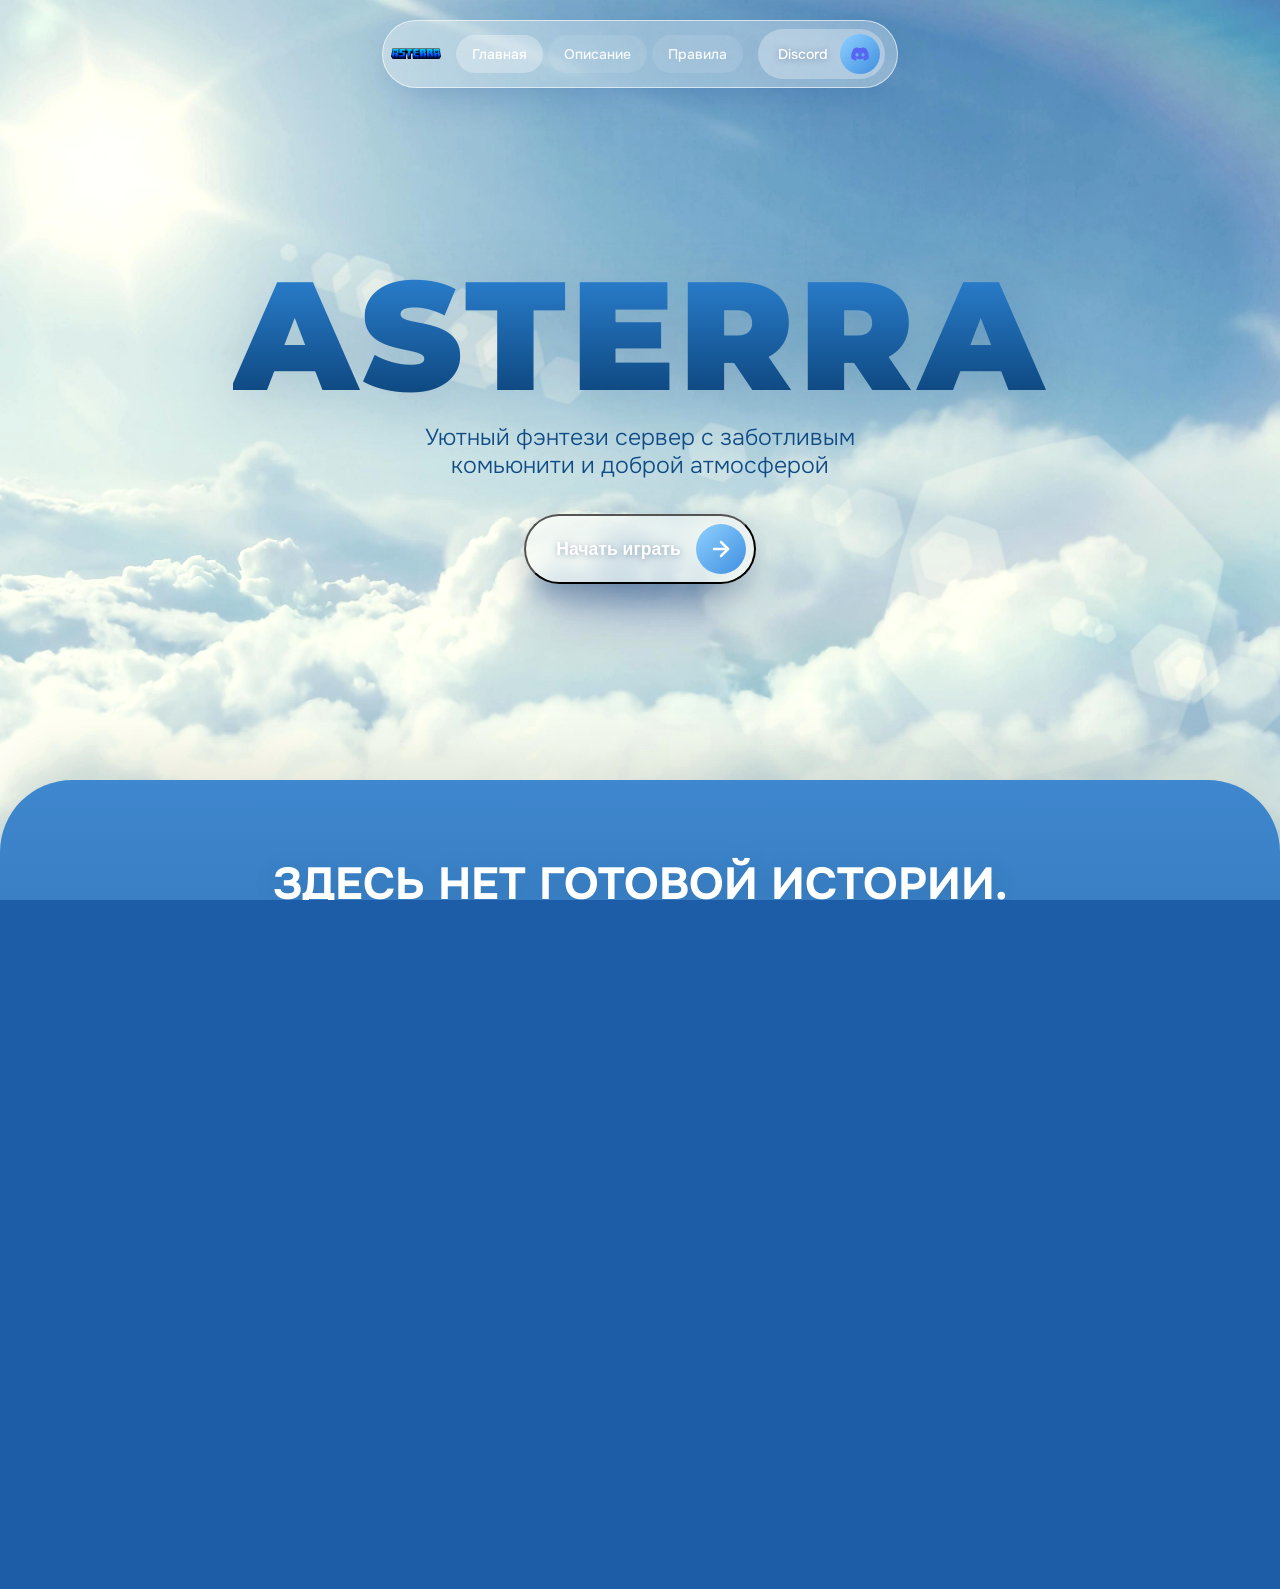
<file: index.html>
<!DOCTYPE html>
<html lang="ru">
<head>
    <meta charset="UTF-8">
    <meta name="viewport" content="width=device-width, initial-scale=1.0">
    <title>Asterra — ванильный Minecraft-проект</title>
    <link rel="preconnect" href="https://fonts.googleapis.com">
    <link rel="preconnect" href="https://fonts.gstatic.com" crossorigin>
    <link href="https://fonts.googleapis.com/css2?family=Onest:wght@400;500;600&family=Montserrat:wght@700;800;900&display=swap" rel="stylesheet">
    <link rel="stylesheet" href="style.css">
</head>
<body>

    <header>
        <div class="nav-container glass">
            <a href="index.html" class="logo-wrapper">
                <img src="images/logo.png" alt="Asterra" class="logo-img">
            </a>
            <nav class="nav-links">
                <a href="index.html" class="nav-link active">Главная</a>
                <a href="description.html" class="nav-link">Описание</a>
                <a href="rules.html" class="nav-link">Правила</a>
            </nav>
            <a href="https://discord.gg/XweX99nHAn" class="discord-btn">
                <span>Discord</span>
                <div class="icon">
                    <img src="images/dc-icon.svg" alt="DC" class="icon-img">
                </div>
            </a>
        </div>
    </header>

    <main>
        <section class="hero">
            <div class="hero-bg" style="background-image: url('images/hero-bg.jpg');"></div>
            
            <div class="hero-content">
                <h1 class="main-title">Asterra</h1>
                <p class="subtitle">Уютный фэнтези сервер с заботливым<br>комьюнити и доброй атмосферой</p>
                
                <button class="cta-button" onclick="copyIP()">
                    Начать играть
                    <div class="icon">
                        <svg width="24" height="24" viewBox="0 0 24 24" fill="none" stroke="currentColor" stroke-width="2.5" stroke-linecap="round" stroke-linejoin="round">
                            <path d="M5 12h14"></path>
                            <path d="m12 5 7 7-7 7"></path>
                        </svg>
                    </div>
                </button>
            </div>
        </section>

        <section class="features" id="features-section">
            <h2 class="features-title">Здесь нет готовой истории.<br>Ты сам создаёшь свой путь.</h2>
            <div class="features-grid">
                <div class="feature-card">
                    <div class="feature-number">1</div>
                    <h3 class="feature-title">Стабильность</h3>
                    <p class="feature-desc">Мощный хостинг, стабильные TPS и низкий пинг - игра идёт плавно, без лагов и просадок.</p>
                </div>
                <div class="feature-card">
                    <div class="feature-number">2</div>
                    <h3 class="feature-title">Свобода выбора</h3>
                    <p class="feature-desc">Ты сам решаешь, кем стать. Торговля, войны, приключения, политика - ты выбираешь свой путь. Астерра даёт тебе мир, а историю создаёшь ты сам.</p>
                </div>
            </div>
        </section>
    </main>

    <footer class="sticky-footer">
        <div class="footer-content">
            <a href="index.html" class="footer-logo">
                <img src="images/logo.png" alt="Asterra" class="footer-logo-img">
                <span>Asterra</span>
            </a>
            <nav class="footer-nav">
                <a href="index.html">Главная</a>
                <a href="description.html">Описание</a>
                <a href="rules.html">Правила</a>
            </nav>
            <div class="footer-socials">
                <a href="https://discord.gg/XweX99nHAn" class="social-icon">
                    <img src="images/dc-icon.svg" alt="Discord">
                </a>
                <a href="https://t.me/imtrensi" class="social-icon">
                    <img src="images/tg-icon.svg" alt="Telegram">
                </a>
            </div>
        </div>
        <div class="copyright">
            © 2026 Asterra. Не связано с Mojang AB.
        </div>
    </footer>

    <script src="script.js"></script>
</body>
</html>
</file>
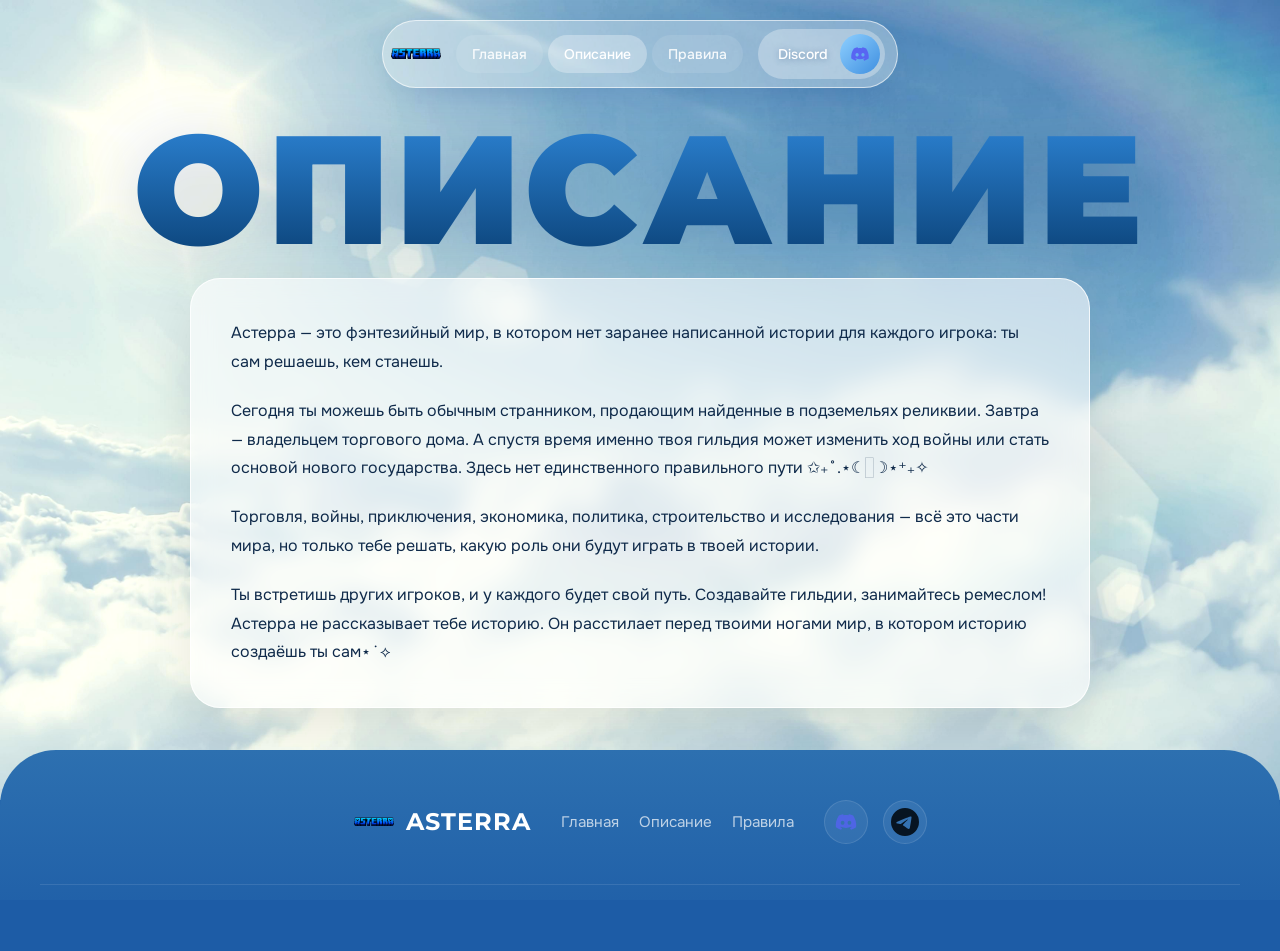
<file: description.html>
<!DOCTYPE html>
<html lang="ru">
<head>
    <meta charset="UTF-8">
    <meta name="viewport" content="width=device-width, initial-scale=1.0">
    <title>Описание мира — Asterra</title>
    <link rel="preconnect" href="https://fonts.googleapis.com">
    <link rel="preconnect" href="https://fonts.gstatic.com" crossorigin>
    <link href="https://fonts.googleapis.com/css2?family=Onest:wght@400;500;600&family=Montserrat:wght@700;800;900&display=swap" rel="stylesheet">
    <link rel="stylesheet" href="style.css">
</head>
<body>

    <header>
        <div class="nav-container glass">
            <a href="index.html" class="logo-wrapper">
                <img src="images/logo.png" alt="Asterra" class="logo-img">
            </a>
            <nav class="nav-links">
                <a href="index.html" class="nav-link">Главная</a>
                <a href="description.html" class="nav-link active">Описание</a>
                <a href="rules.html" class="nav-link">Правила</a>
            </nav>
            <a href="https://discord.gg/XweX99nHAn" class="discord-btn">
                <span>Discord</span>
                <div class="icon">
                    <img src="images/dc-icon.svg" alt="DC" class="icon-img">
                </div>
            </a>
        </div>
    </header>

    <main>
        <section id="description" class="hero section-block">
            <div class="hero-bg" style="background-image: url('images/hero-bg.jpg');"></div>
            <div class="hero-content">
                <h1 class="main-title">Описание</h1>
                
                <div class="description-text-block">
                    <p>Астерра — это фэнтезийный мир, в котором нет заранее написанной истории для каждого игрока: ты сам решаешь, кем станешь.</p>
                    <p>Сегодня ты можешь быть обычным странником, продающим найденные в подземельях реликвии. Завтра — владельцем торгового дома. А спустя время именно твоя гильдия может изменить ход войны или стать основой нового государства. Здесь нет единственного правильного пути ✩₊˚.⋆☾𓃦☽⋆⁺₊✧</p>
                    <p>Торговля, войны, приключения, экономика, политика, строительство и исследования — всё это части мира, но только тебе решать, какую роль они будут играть в твоей истории.</p>
                    <p>Ты встретишь других игроков, и у каждого будет свой путь. Создавайте гильдии, занимайтесь ремеслом! Астерра не рассказывает тебе историю. Он расстилает перед твоими ногами мир, в котором историю создаёшь ты сам⋆˙⟡</p>
                </div>
            </div>
        </section>
    </main>

    <footer class="sticky-footer">
        <div class="footer-content">
            <a href="index.html" class="footer-logo">
                <img src="images/logo.png" alt="Asterra" class="footer-logo-img">
                <span>Asterra</span>
            </a>
            <nav class="footer-nav">
                <a href="index.html">Главная</a>
                <a href="description.html">Описание</a>
                <a href="rules.html">Правила</a>
            </nav>
            <div class="footer-socials">
                <a href="https://discord.gg/XweX99nHAn" class="social-icon">
                    <img src="images/dc-icon.svg" alt="Discord">
                </a>
                <a href="https://t.me/imtrensi" class="social-icon">
                    <img src="images/tg-icon.svg" alt="Telegram">
                </a>
            </div>
        </div>
        <div class="copyright">
            © 2026 Asterra. Не связано с Mojang AB.
        </div>
    </footer>

    <script src="script.js"></script>
</body>
</html>
</file>
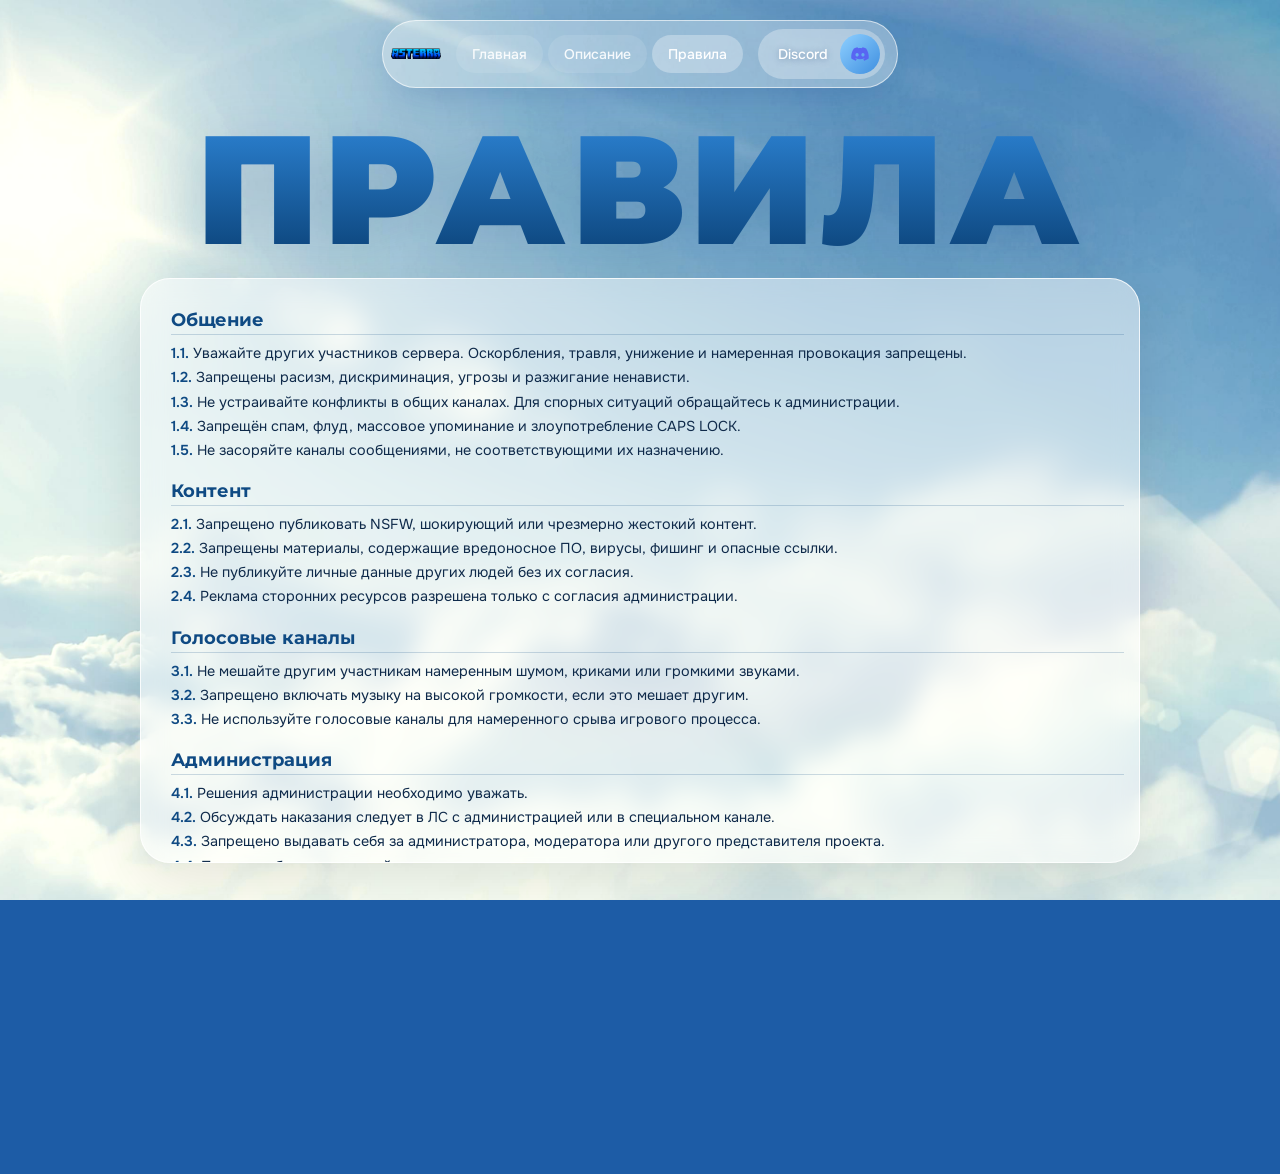
<file: rules.html>
<!DOCTYPE html>
<html lang="ru">
<head>
    <meta charset="UTF-8">
    <meta name="viewport" content="width=device-width, initial-scale=1.0">
    <title>Правила — Asterra</title>
    <link rel="preconnect" href="https://fonts.googleapis.com">
    <link rel="preconnect" href="https://fonts.gstatic.com" crossorigin>
    <link href="https://fonts.googleapis.com/css2?family=Onest:wght@400;500;600&family=Montserrat:wght@700;800;900&display=swap" rel="stylesheet">
    <link rel="stylesheet" href="style.css">
</head>
<body>

    <header>
        <div class="nav-container glass">
            <a href="index.html" class="logo-wrapper">
                <img src="images/logo.png" alt="Asterra" class="logo-img">
            </a>
            <nav class="nav-links">
                <a href="index.html" class="nav-link">Главная</a>
                <a href="description.html" class="nav-link">Описание</a>
                <a href="rules.html" class="nav-link active">Правила</a>
            </nav>
            <a href="https://discord.gg/XweX99nHAn" class="discord-btn">
                <span>Discord</span>
                <div class="icon">
                    <img src="images/dc-icon.svg" alt="DC" class="icon-img">
                </div>
            </a>
        </div>
    </header>

    <main>
        <section id="rules" class="hero section-block rules-page">
            <div class="hero-bg" style="background-image: url('images/hero-bg.jpg');"></div>
            <div class="hero-content">
                <h1 class="main-title">Правила</h1>

                <div class="rules-container glass">
                    
                    <div class="rules-category">
                        <h3>Общение</h3>
                        <ul>
                            <li><strong>1.1.</strong> Уважайте других участников сервера. Оскорбления, травля, унижение и намеренная провокация запрещены.</li>
                            <li><strong>1.2.</strong> Запрещены расизм, дискриминация, угрозы и разжигание ненависти.</li>
                            <li><strong>1.3.</strong> Не устраивайте конфликты в общих каналах. Для спорных ситуаций обращайтесь к администрации.</li>
                            <li><strong>1.4.</strong> Запрещён спам, флуд, массовое упоминание и злоупотребление CAPS LOCK.</li>
                            <li><strong>1.5.</strong> Не засоряйте каналы сообщениями, не соответствующими их назначению.</li>
                        </ul>
                    </div>

                    <div class="rules-category">
                        <h3>Контент</h3>
                        <ul>
                            <li><strong>2.1.</strong> Запрещено публиковать NSFW, шокирующий или чрезмерно жестокий контент.</li>
                            <li><strong>2.2.</strong> Запрещены материалы, содержащие вредоносное ПО, вирусы, фишинг и опасные ссылки.</li>
                            <li><strong>2.3.</strong> Не публикуйте личные данные других людей без их согласия.</li>
                            <li><strong>2.4.</strong> Реклама сторонних ресурсов разрешена только с согласия администрации.</li>
                        </ul>
                    </div>

                    <div class="rules-category">
                        <h3>Голосовые каналы</h3>
                        <ul>
                            <li><strong>3.1.</strong> Не мешайте другим участникам намеренным шумом, криками или громкими звуками.</li>
                            <li><strong>3.2.</strong> Запрещено включать музыку на высокой громкости, если это мешает другим.</li>
                            <li><strong>3.3.</strong> Не используйте голосовые каналы для намеренного срыва игрового процесса.</li>
                        </ul>
                    </div>

                    <div class="rules-category">
                        <h3>Администрация</h3>
                        <ul>
                            <li><strong>4.1.</strong> Решения администрации необходимо уважать.</li>
                            <li><strong>4.2.</strong> Обсуждать наказания следует в ЛС с администрацией или в специальном канале.</li>
                            <li><strong>4.3.</strong> Запрещено выдавать себя за администратора, модератора или другого представителя проекта.</li>
                            <li><strong>4.4.</strong> Попытки обхода наказаний через дополнительные аккаунты запрещены.</li>
                        </ul>
                    </div>

                    <div class="rules-category">
                        <h3>PvP</h3>
                        <ul>
                            <li><strong>5.1.</strong> PvP разрешено, если оно не используется для постоянного преследования или травли.</li>
                            <li><strong>5.2.</strong> Запрещено убивать игроков исключительно ради того, чтобы испортить им игру.</li>
                            <li><strong>5.3.</strong> Запрещено использовать безопасные зоны для обхода ограничений PvP.</li>
                            <li><strong>5.4.</strong> Запрещено намеренно заманивать игроков в ловушки, если это ведет к безвозвратной потере имущества.</li>
                        </ul>
                    </div>

                    <div class="rules-category">
                        <h3>Читы и стороннее ПО</h3>
                        <ul>
                            <li><strong>6.1.</strong> Использование читов, дающих преимущество, запрещено.</li>
                            <li><strong>6.2.</strong> Запрещены X-Ray, KillAura, Fly, Speed, AutoClicker и другие подобные средства.</li>
                            <li><strong>6.3.</strong> Запрещены моды с миникартой (Xaero's, JourneyMap, VoxelMap и т.д.).</li>
                            <li><strong>6.4.</strong> Разрешены моды, которые не дают преимущества и не нарушают работу сервера.</li>
                            <li><strong>6.5.</strong> Обход античита или других систем защиты запрещён.</li>
                        </ul>
                    </div>

                    <div class="rules-category">
                        <h3>Использование багов</h3>
                        <ul>
                            <li><strong>7.1.</strong> Запрещено намеренно использовать баги для получения предметов, денег или преимуществ.</li>
                            <li><strong>7.2.</strong> Найденные серьёзные баги необходимо сообщать администрации.</li>
                            <li><strong>7.3.</strong> Запрещено распространять информацию об уязвимостях.</li>
                            <li><strong>7.4.</strong> Предметы и ресурсы, полученные посредством бага, могут быть изъяты.</li>
                        </ul>
                    </div>

                    <div class="rules-category">
                        <h3>Гриферство</h3>
                        <ul>
                            <li><strong>8.1.</strong> Запрещено бессмысленное разрушение чужих построек.</li>
                            <li><strong>8.2.</strong> Запрещено уничтожать или портить чужое имущество ради развлечения.</li>
                            <li><strong>8.3.</strong> Запрещено заливать чужие территории водой, лавой или другими блоками.</li>
                            <li><strong>8.4.</strong> Запрещено создавать огромные конструкции для порчи территории.</li>
                        </ul>
                    </div>

                    <div class="rules-category">
                        <h3>Кражи и имущество</h3>
                        <ul>
                            <li><strong>9.1.</strong> Кража предметов у других игроков разрешена, только если это предусмотрено правилами сервера.</li>
                            <li><strong>9.2.</strong> Запрещено получать доступ к чужим территориям через баги.</li>
                            <li><strong>9.3.</strong> Запрещено уничтожать чужое имущество, чтобы лишить игрока прогресса.</li>
                            <li><strong>9.4.</strong> Если игрок добровольно передал вам предмет — администрация не обязана возвращать его.</li>
                        </ul>
                    </div>

                    <div class="rules-category">
                        <h3>Торговля и экономика</h3>
                        <ul>
                            <li><strong>10.1.</strong> Запрещено использование багов для получения игровой валюты.</li>
                            <li><strong>10.2.</strong> Запрещено дублирование предметов или денег.</li>
                            <li><strong>10.3.</strong> Не пытайтесь обмануть систему торговли через её ошибки.</li>
                            <li><strong>10.4.</strong> Сделки между игроками — их ответственность. Проверяйте условия обмена.</li>
                        </ul>
                    </div>

                    <div class="rules-category">
                        <h3>Территории и строительство</h3>
                        <ul>
                            <li><strong>11.1.</strong> Не занимайте территорию рядом с чужой базой, чтобы помешать её развитию.</li>
                            <li><strong>11.2.</strong> Запрещено строительство, блокирующее проходы, дороги или важные объекты.</li>
                            <li><strong>11.3.</strong> Не стройте бессмысленные конструкции, создающие нагрузку на сервер.</li>
                            <li><strong>11.4.</strong> Запрещены чрезмерные редстоун-механизмы и фермы, снижающие производительность.</li>
                        </ul>
                    </div>

                    <div class="rules-category">
                        <h3>Лаги и нагрузка на сервер</h3>
                        <ul>
                            <li><strong>12.1.</strong> Запрещено намеренно создавать лаги сервера.</li>
                            <li><strong>12.2.</strong> Запрещены чрезмерные количества мобов, предметов, вагонеток, создающих нагрузку.</li>
                            <li><strong>12.3.</strong> Запрещено создавать механизмы для краша или зависания сервера.</li>
                            <li><strong>12.4.</strong> Если администрация просит удалить объект, создающий нагрузку, игрок обязан это сделать.</li>
                        </ul>
                    </div>

                    <div class="rules-category warning-block">
                        <h3>⚠️ Важное правило</h3>
                        <p>Администрация вправе принять меры в отношении действий, которые явно нарушают смысл правил, даже если конкретная ситуация не описана отдельным пунктом. Не ищите лазейки — относитесь к другим так, как хотите, чтобы относились к вам.</p>
                        <p style="margin-top: 8px; font-weight: 600;">Приятной игры в Астерре! ⚔️</p>
                    </div>

                    <div class="rules-category">
                        <h3>⚠️ Наказания</h3>
                        <p>В зависимости от нарушения администрация может применить:</p>
                        <ul>
                            <li>• предупреждение;</li>
                            <li>• удаление сообщений;</li>
                            <li>• мут;</li>
                            <li>• временный бан;</li>
                            <li>• изъятие незаконно полученных ресурсов;</li>
                            <li>• вайп персонажа или имущества в особо тяжёлых случаях;</li>
                            <li>• перманентную блокировку.</li>
                        </ul>
                    </div>
                    
                </div>
            </div>
        </section>
    </main>

    <footer class="sticky-footer">
        <div class="footer-content">
            <a href="index.html" class="footer-logo">
                <img src="images/logo.png" alt="Asterra" class="footer-logo-img">
                <span>Asterra</span>
            </a>
            <nav class="footer-nav">
                <a href="index.html">Главная</a>
                <a href="description.html">Описание</a>
                <a href="rules.html">Правила</a>
            </nav>
            <div class="footer-socials">
                <a href="https://discord.gg/XweX99nHAn" class="social-icon">
                    <img src="images/dc-icon.svg" alt="Discord">
                </a>
                <a href="https://discord.gg/XweX99nHAn" class="social-icon">
                    <img src="images/tg-icon.svg" alt="Telegram">
                </a>
            </div>
        </div>
        <div class="copyright">
            © 2026 Asterra. Не связано с Mojang AB.
        </div>
    </footer>

    <script src="script.js"></script>
</body>
</html>
</file>
<file: style.css>
* { margin: 0; padding: 0; box-sizing: border-box; }
html, body {
    height: 100%;
    font-family: 'Onest', sans-serif;
    background-color: #1D5CA6;
    color: #0f2a4a;
    overflow-x: hidden;
    display: flex;
    flex-direction: column;
}

:root {
    --glass-bg: rgba(255, 255, 255, 0.25);
    --glass-border: rgba(255, 255, 255, 0.4);
    --glass-shadow: 0 16px 50px -20px rgba(19,64,150,0.45);
}

.glass {
    background: var(--glass-bg);
    backdrop-filter: blur(14px);
    -webkit-backdrop-filter: blur(14px);
    border: 1px solid var(--glass-border);
    box-shadow: var(--glass-shadow);
}

@keyframes fadeUp {
    0% { opacity: 0; transform: translateY(40px); }
    100% { opacity: 1; transform: translateY(0); }
}

@keyframes fadeIn {
    0% { opacity: 0; }
    100% { opacity: 1; }
}

@keyframes slideDown {
    0% { opacity: 0; transform: translateY(-30px); }
    100% { opacity: 1; transform: translateY(0); }
}

header {
    position: fixed;
    top: 0;
    left: 0;
    width: 100%;
    display: flex;
    justify-content: center;
    padding: 20px;
    z-index: 100;
    pointer-events: none;
    animation: slideDown 0.8s ease-out forwards;
}

.nav-container {
    display: flex;
    align-items: center;
    padding: 8px 12px 8px 8px;
    border-radius: 60px;
    gap: 15px;
    pointer-events: auto;
    background: rgba(255, 255, 255, 0.3);
    backdrop-filter: blur(16px);
    -webkit-backdrop-filter: blur(16px);
    border: 1px solid rgba(255,255,255,0.6);
    box-shadow: 0 12px 40px -12px rgba(19,64,150,0.3);
    max-width: 95vw;
    transition: all 0.4s ease;
}

.logo-wrapper {
    display: flex;
    align-items: center;
    justify-content: center;
    width: 50px;
    height: 50px;
    text-decoration: none;
    transition: transform 0.3s ease;
}
.logo-wrapper:hover { transform: scale(1.05); }

.logo-img {
    width: 100%;
    height: 100%;
    object-fit: contain;
}

.nav-links {
    display: flex;
    gap: 5px;
}
.nav-link {
    text-decoration: none;
    color: rgba(255, 255, 255, 0.9);
    font-weight: 500;
    padding: 10px 16px;
    border-radius: 30px;
    transition: all 0.3s ease;
    font-size: 14px;
    background: rgba(255,255,255,0.1);
}
.nav-link:hover { background: rgba(255,255,255,0.25); color: white; transform: translateY(-2px); }
.nav-link.active { background: rgba(255,255,255,0.3); color: white; }

.discord-btn {
    display: flex;
    align-items: center;
    justify-content: space-between;
    background: rgba(255,255,255,0.3);
    border-radius: 30px;
    padding: 5px 5px 5px 20px;
    text-decoration: none;
    color: white;
    font-weight: 500;
    font-size: 14px;
    transition: all 0.3s ease;
    text-shadow: 0 1px 6px rgba(19,50,100,0.35);
}
.discord-btn:hover { transform: translateY(-2px); background: rgba(255,255,255,0.5); }
.discord-btn .icon {
    background: linear-gradient(135deg, #8fd0ff 0%, #3f8fe0 100%);
    width: 40px;
    height: 40px;
    border-radius: 50%;
    display: flex;
    align-items: center;
    justify-content: center;
    margin-left: 12px;
    transition: transform 0.3s ease;
}
.discord-btn:hover .icon { transform: scale(1.05); }
.icon-img { width: 24px; height: 24px; object-fit: contain; }

.hero {
    position: relative;
    height: 100vh;
    min-height: 620px;
    display: flex;
    align-items: center;
    justify-content: center;
    text-align: center;
    overflow: hidden;
}
.hero-bg {
    position: absolute;
    inset: 0;
    z-index: 0;
    background-size: cover;
    background-position: center top;
    background-repeat: no-repeat;
    filter: brightness(1.05);
    width: 100%;
    height: 100%;
    animation: fadeIn 1.5s ease-in forwards;
}
.hero-content {
    position: relative;
    z-index: 10;
    max-width: 1200px;
    padding: 0 20px;
    margin-top: -50px;
}

.main-title {
    font-family: 'Montserrat', sans-serif;
    font-weight: 900;
    font-size: clamp(3.5rem, 12vw, 10rem);
    text-transform: uppercase;
    letter-spacing: 0.03em;
    line-height: 0.9;
    background: linear-gradient(to bottom, #2C82D2 0%, #0F4A83 90%);
    -webkit-background-clip: text;
    -webkit-text-fill-color: transparent;
    background-clip: text;
    margin-bottom: 20px;
    filter: drop-shadow(0 10px 30px rgba(20, 60, 120, 0.2));
    animation: fadeUp 1s ease-out forwards;
}

.subtitle {
    font-size: clamp(1rem, 1.8vw, 2rem);
    font-weight: 300;
    color: #104B85;
    line-height: 1.2;
    margin-bottom: 35px;
    text-shadow: 0 2px 20px rgba(255,255,255,0.4);
    animation: fadeUp 1.2s ease-out forwards;
}

.cta-button {
    display: inline-flex;
    align-items: center;
    background: rgba(255,255,255,0.4);
    backdrop-filter: blur(10px);
    -webkit-backdrop-filter: blur(10px);
    border-radius: 60px;
    padding: 8px 8px 8px 30px;
    text-decoration: none;
    color: white;
    font-weight: 600;
    font-size: 1.1rem;
    box-shadow: 0 18px 40px -8px rgba(19,50,110,0.55);
    transition: all 0.3s ease;
    text-shadow: 0 1px 6px rgba(19,50,100,0.35);
    animation: fadeUp 1.4s ease-out forwards;
}
.cta-button:hover { transform: translateY(-4px); box-shadow: 0 22px 50px -8px rgba(19,50,110,0.7); }
.cta-button .icon {
    background: linear-gradient(135deg, #8fd0ff 0%, #3f8fe0 100%);
    width: 50px;
    height: 50px;
    border-radius: 50%;
    display: flex;
    align-items: center;
    justify-content: center;
    margin-left: 15px;
    transition: transform 0.3s ease;
}
.cta-button:hover .icon { transform: scale(1.05); }

.features {
    background: linear-gradient(to bottom, #3F87CE, #1D5C99);
    padding: 80px 20px 120px;
    text-align: center;
    color: white;
    position: relative;
    z-index: 20;
    margin-top: -120px;
    border-radius: 72px 72px 0 0;
    box-shadow: 0 -20px 60px rgba(0,0,0,0.1);
}
.features-title {
    font-size: clamp(2rem, 3.5vw, 3.5rem);
    font-weight: 700;
    text-transform: uppercase;
    margin-bottom: 50px;
    line-height: 1.1;
    text-shadow: 0 4px 30px rgba(0,0,0,0.1);
    animation: fadeUp 0.8s ease-out forwards;
}
.features-grid {
    display: grid;
    grid-template-columns: repeat(auto-fit, minmax(250px, 1fr));
    gap: 30px;
    max-width: 1200px;
    margin: 0 auto;
}
.feature-card {
    background: rgba(255,255,255,0.12);
    backdrop-filter: blur(10px);
    -webkit-backdrop-filter: blur(10px);
    border-radius: 30px;
    padding: 40px 30px;
    border: 1px solid rgba(255,255,255,0.15);
    box-shadow: 0 30px 80px -20px rgba(0,0,0,0.3);
    transition: all 0.4s ease;
}
.feature-card:hover { transform: translateY(-10px) scale(1.02); background: rgba(255,255,255,0.18); }
.feature-number {
    font-size: 7rem;
    font-weight: 900;
    opacity: 0.08;
    line-height: 0.8;
    margin-bottom: 15px;
    font-family: 'Montserrat', sans-serif;
}
.feature-title {
    font-size: 1.8rem;
    font-weight: 700;
    margin-bottom: 15px;
    text-transform: uppercase;
    font-family: 'Montserrat', sans-serif;
}
.feature-desc {
    font-size: 0.95rem;
    font-weight: 400;
    line-height: 1.6;
    opacity: 0.9;
}

main { flex: 1 0 auto; }
footer.sticky-footer {
    flex-shrink: 0;
    background: linear-gradient(to bottom, #2d70b0, #1D5CA6);
    color: white;
    padding: 50px 20px 30px;
    border-radius: 56px 56px 0 0;
    position: relative;
    z-index: 30;
    margin-top: -50px;
    min-height: 200px;
    animation: fadeIn 1s ease-out forwards;
}

.footer-content {
    max-width: 1200px;
    margin: 0 auto;
    display: flex;
    justify-content: center;
    align-items: center;
    flex-wrap: wrap;
    gap: 30px;
}

.footer-logo {
    display: flex;
    align-items: center;
    gap: 12px;
    text-decoration: none;
    color: white;
    transition: opacity 0.3s ease;
}
.footer-logo:hover { opacity: 0.8; }
.footer-logo-img {
    width: 40px;
    height: 40px;
    object-fit: contain;
}
.footer-logo span {
    font-family: 'Montserrat', sans-serif;
    font-weight: 700;
    font-size: 1.5rem;
    text-transform: uppercase;
    letter-spacing: 1px;
    line-height: 1;
}

.footer-nav {
    display: flex;
    gap: 20px;
    flex-wrap: wrap;
    justify-content: center;
}
.footer-nav a {
    color: rgba(255,255,255,0.7);
    text-decoration: none;
    transition: all 0.3s ease;
    font-size: 0.95rem;
}
.footer-nav a:hover { color: white; transform: translateY(-2px); }

.footer-socials {
    display: flex;
    gap: 15px;
}
.social-icon {
    width: 44px;
    height: 44px;
    display: flex;
    align-items: center;
    justify-content: center;
    border-radius: 50%;
    background: rgba(255, 255, 255, 0.08);
    border: 1px solid rgba(255, 255, 255, 0.15);
    transition: 0.3s;
    opacity: 0.8;
}
.social-icon:hover { opacity: 1; transform: translateY(-3px) scale(1.1); }
.social-icon img { width: 28px; height: 28px; object-fit: contain; transition: transform 0.3s ease; }
.social-icon:hover img { transform: scale(1.05); }

.copyright {
    margin-top: 40px;
    text-align: center;
    color: rgba(255,255,255,0.4);
    font-size: 0.8rem;
    border-top: 1px solid rgba(255,255,255,0.1);
    padding-top: 20px;
    max-width: 1200px;
    margin-left: auto;
    margin-right: auto;
}

@media (max-width: 768px) {
    .nav-links { display: none; }
    .discord-btn span { display: none; }
    .discord-btn { padding: 5px; }
    .footer-content { flex-direction: column; text-align: center; gap: 20px;}
    .main-title { font-size: clamp(3rem, 15vw, 6rem); }
}

.description-text-block {
    max-width: 900px;
    width: 100%;
    background: rgba(255, 255, 255, 0.6);
    backdrop-filter: blur(12px);
    -webkit-backdrop-filter: blur(12px);
    padding: 40px;
    border-radius: 30px;
    border: 1px solid rgba(255, 255, 255, 0.8);
    box-shadow: 0 20px 60px rgba(0,0,0,0.1);
    text-align: left;
    margin: 0 auto;
}
.description-text-block p {
    font-size: clamp(1rem, 1.2vw, 1.25rem);
    font-weight: 400;
    line-height: 1.8;
    margin-bottom: 20px;
    color: #0f2a4a;
}
.description-text-block p:last-child { margin-bottom: 0; }

.rules-container {
    max-width: 1000px;
    width: 100%;
    margin: 0 auto;
    background: rgba(255, 255, 255, 0.5);
    backdrop-filter: blur(12px);
    -webkit-backdrop-filter: blur(12px);
    padding: 30px 30px 20px 30px;
    border-radius: 30px;
    border: 1px solid rgba(255, 255, 255, 0.8);
    box-shadow: 0 20px 60px rgba(0,0,0,0.1);
    text-align: left;
    max-height: 65vh;
    overflow-y: auto;
    padding-right: 15px;
    margin-bottom: 80px;
}
.rules-container::-webkit-scrollbar { width: 6px; }
.rules-container::-webkit-scrollbar-track { background: rgba(255,255,255,0.2); border-radius: 10px; }
.rules-container::-webkit-scrollbar-thumb { background: rgba(255,255,255,0.6); border-radius: 10px; }
.rules-container::-webkit-scrollbar-thumb:hover { background: rgba(255,255,255,0.9); }

.rules-category {
    margin-bottom: 20px;
}
.rules-category:last-child { margin-bottom: 0; }
.rules-category h3 {
    font-size: 1.1rem;
    font-weight: 700;
    color: #0F4A83;
    margin-bottom: 8px;
    font-family: 'Montserrat', sans-serif;
    border-bottom: 1px solid rgba(15, 74, 131, 0.2);
    padding-bottom: 4px;
}
.rules-category ul {
    list-style: none;
    padding-left: 0;
}
.rules-category ul li {
    margin-bottom: 4px;
    font-size: 0.9rem;
    line-height: 1.4;
    color: #0f2a4a;
}
.rules-category ul li strong { color: #0F4A83; font-weight: 600; }
.rules-category p {
    font-size: 0.9rem;
    line-height: 1.4;
    color: #0f2a4a;
    margin-bottom: 4px;
}
.warning-block {
    border-left: 4px solid #ffd700;
    padding-left: 12px;
    background: rgba(255, 200, 0, 0.08);
    border-radius: 6px;
    padding: 10px 12px;
}
.warning-block h3 { color: #b8860b; border-bottom: none; padding-bottom: 0; margin-bottom: 4px; }

.rules-page.hero,
#description.hero {
    align-items: flex-start !important; 
    padding-top: 120px !important;
    height: auto !important; 
    min-height: calc(100vh - 100px) !important;
}

.rules-page .hero-content,
#description .hero-content {
    margin-top: 0 !important;
    padding-bottom: 80px !important; 
    width: 100%;
}
</file>
